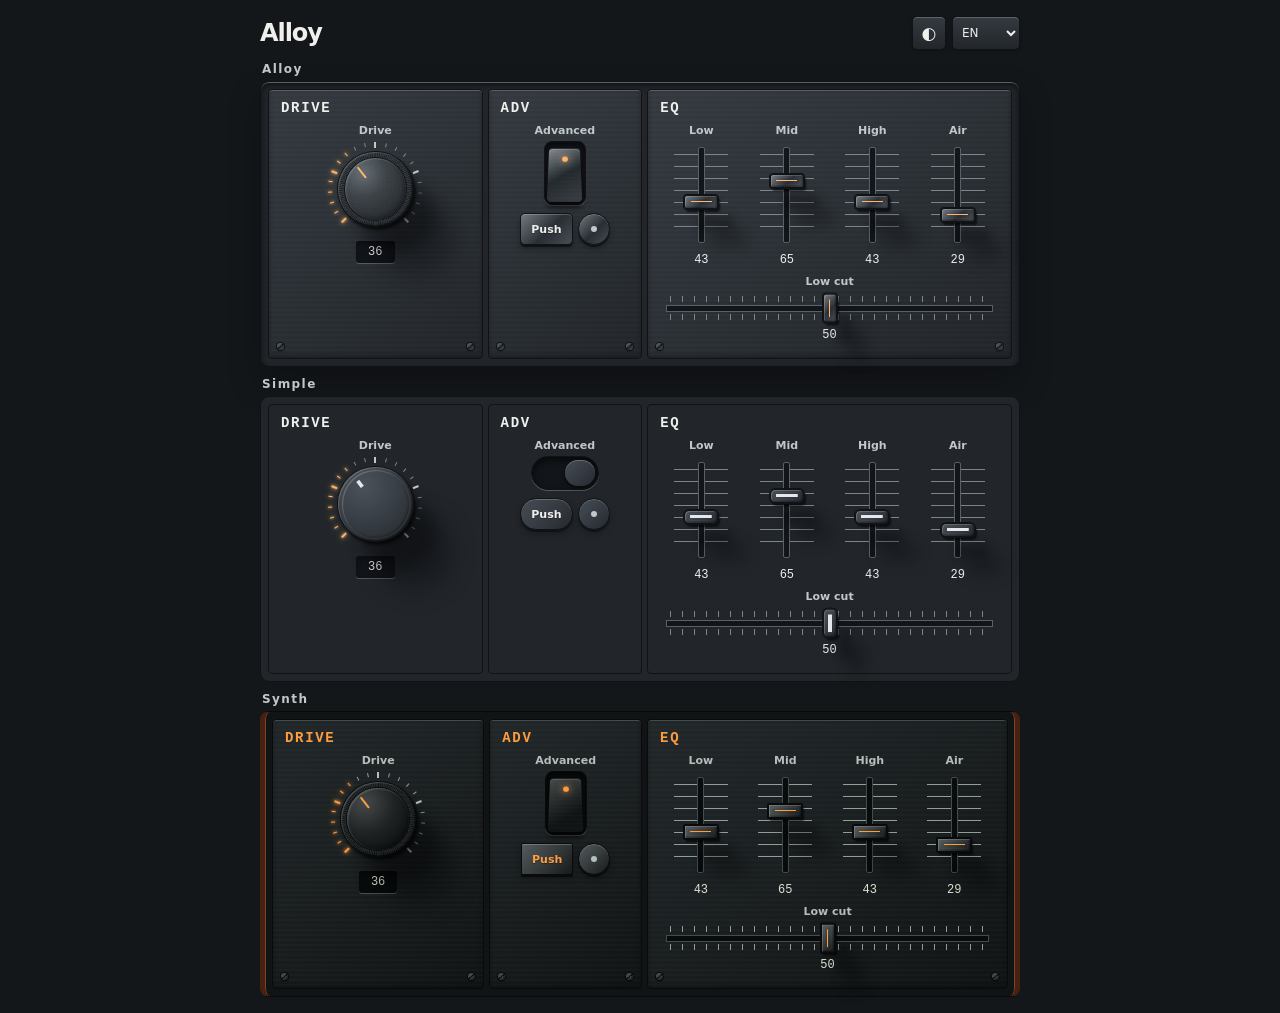
<file: ui/index.html>
<!doctype html>
<html lang="en" data-theme="black">
<head>
  <meta charset="utf-8">
  <meta name="viewport" content="width=device-width, initial-scale=1">
  <title>Alloy</title>
  <link rel="stylesheet" href="alloy.css">
  <link rel="stylesheet" href="demo.css">
  <script type="module" src="demo.js"></script>
</head>
<body>
  <main class="console">
    <header class="toolbar">
      <h1>Alloy</h1>
      <div class="tools">
        <button id="theme" class="icon" type="button">◐</button>
        <select id="language">
          <option value="en">EN</option>
          <option value="ja">日本語</option>
          <option value="zh-CN">简中</option>
        </select>
      </div>
    </header>
    <div id="racks">
      <section>
        <h2 class="variant-title" id="alloy-title"></h2>
        <div id="rack" class="rack" data-density="compact" aria-labelledby="alloy-title"></div>
      </section>
      <section id="simple">
        <h2 class="variant-title" id="simple-title"></h2>
        <div id="simple-rack" class="rack" data-density="compact" data-variant="simple" aria-labelledby="simple-title"></div>
      </section>
      <section id="synth">
        <h2 class="variant-title" id="synth-title">Synth</h2>
        <div id="synth-rack" class="rack" data-density="compact" data-variant="synth" aria-labelledby="synth-title"></div>
      </section>
    </div>
    <section id="sample-gallery" hidden>
      <select id="sample-design"></select>
      <iframe id="sample-preview" sandbox="allow-scripts"></iframe>
    </section>
    <p id="error" role="alert" hidden></p>
  </main>
</body>
</html>
</file>
<file: ui/alloy.css>
/* Hallmark · pre-emit critique: P5 H4 E4 S5 R5 V4 */
:root {
  color-scheme: dark;
  --ui: system-ui, sans-serif;
  --mono: "IBM Plex Mono", ui-monospace, monospace;
  --desk: #14171a;
  --chassis: #22262b;
  --panel-top: #343a40;
  --panel-bottom: #22262b;
  --rim: #596167;
  --edge: #101215;
  --text: #eff0ee;
  --muted: #c1c7ca;
  --mark: #7c858a;
  --accent: #ffb56c;
  --light: #ffffff38;
  --glint: #ffffff08;
  --shade: #00000048;
  --shadow: #000000a3;
  --well: #121519;
  --dial: radial-gradient(circle at 28% 24%, #656d73, #3c4247 38%, #1b1f23 100%);
  --cap: linear-gradient(135deg, #737b80, #383e43 44%, #292e34 55%, #464e54);
  --rocker: linear-gradient(150deg, #858d92, #3a4147 39%, #24292e 52%, #393f44);
}
:root[data-theme="white"] {
  color-scheme: light;
  --desk: #d4d8da;
  --chassis: #e3e6e6;
  --panel-top: #f5f6f5;
  --panel-bottom: #dce0e1;
  --rim: #fff;
  --edge: #8d9498;
  --text: #20262a;
  --muted: #424d53;
  --mark: #626c72;
  --accent: #9b3c05;
  --light: #ffffffa8;
  --glint: #ffffff24;
  --shade: #20262a34;
  --shadow: #20262a6e;
  --well: #a4acb0;
  --dial: radial-gradient(circle at 28% 24%, #fff, #e1e6e9 38%, #a4afb6 100%);
  --cap: linear-gradient(135deg, #fff, #d5dcdf 44%, #a6afb4 55%, #e2e7e9);
  --rocker: linear-gradient(150deg, #fff, #c6ced2 39%, #a8b2b6 52%, #e4e8e9);
}
alloy-knob, alloy-switch, alloy-fader { box-sizing: border-box; color: var(--text); font-family: var(--ui); display: grid; justify-items: center; gap: var(--alloy-gap, 7px); min-width: 0; margin: 0; align-content: start; }
alloy-knob label, alloy-switch > span, alloy-fader label {
  color: var(--muted);
  font-size: 11px;
  text-align: center;
  font-weight: 650;
}
alloy-knob output, alloy-fader output {
  font: 12px var(--mono);
  font-variant-numeric: tabular-nums;
  color: var(--text);
}
alloy-knob output {
  padding: 4px 12px;
  border-radius: 3px;
  background: var(--well);
  box-shadow: inset 0 2px 4px var(--shade), 0 1px var(--light);
}
alloy-knob .face {
  width: min(100%, var(--alloy-knob-size, var(--knob-size, 208px)));
  aspect-ratio: 1;
  position: relative;
  border-radius: 50%;
}
alloy-knob[data-size="small"] { --knob-size: 120px; }
alloy-knob[data-size="nano"] { --knob-size: 60px; }
alloy-knob input {
  position: absolute;
  inset: 0;
  width: 100%;
  height: 100%;
  margin: 0;
  opacity: 0;
  cursor: ns-resize;
  touch-action: none;
}
alloy-knob .ticks, alloy-knob .ticks i, alloy-knob .dial, alloy-knob .dial::before, alloy-knob .dial::after { position: absolute; }
alloy-knob .ticks { inset: 1%; border-radius: 50%; }
alloy-knob .ticks i { inset: 0; transform: rotate(var(--angle)); }
alloy-knob .ticks i::before {
  content: "";
  display: block;
  width: 1px;
  height: 4%;
  margin-inline: auto;
  background: var(--mark);
}
alloy-knob .ticks i:nth-child(5n + 1)::before { height: 6%; width: 2px; background: var(--muted); }
alloy-knob .ticks i.lit::before {
  background: var(--accent);
  box-shadow: 0 0 3px var(--accent), 0 0 6px var(--accent);
}
alloy-knob .dial {
  inset: 11%;
  border-radius: 50%;
  background: repeating-conic-gradient(from 0deg, var(--shade) 0 1deg, var(--glint) 1.5deg 3deg);
  box-shadow:
    inset 1px 1px 1px var(--light),
    inset -1px -1px 2px var(--shadow),
    0 0 0 1px var(--edge),
    2px 3px 3px 1px var(--shadow),
    21px 27px 14px 1px var(--shade),
    39px 48px 24px 2px var(--shade);
}
alloy-knob .dial::before {
  content: "";
  inset: 9%;
  border-radius: inherit;
  background: repeating-radial-gradient(circle, transparent 0 .8px, var(--glint) 1px, transparent 1.6px), var(--dial);
  box-shadow: inset 1px 1px 2px var(--light), inset -2px -2px 4px var(--shade), 0 0 0 1px var(--well);
}
alloy-knob .dial::after {
  content: "";
  inset: 0;
  border-radius: inherit;
  background: linear-gradient(var(--accent), var(--accent)) center 14% / 3% 18% no-repeat;
  transform: rotate(calc(-135deg + var(--level, .5) * 270deg));
}
alloy-switch .rocker {
  position: relative;
  width: min(100%, var(--alloy-switch-width, 58px));
  height: var(--alloy-switch-height, 112px);
  padding: 3.5px;
  border-radius: 8px;
  border: 1px solid var(--edge);
  background: var(--well);
  box-shadow: inset 0 3px 7px var(--shadow), 0 1px var(--light);
  cursor: pointer;
  perspective: 110px;
}
alloy-switch .rocker span {
  display: block;
  width: 100%;
  height: 100%;
  border-radius: 4px;
  background: repeating-linear-gradient(0deg, transparent 0 3px, var(--glint) 4px), var(--rocker);
  transform: rotateX(-16deg);
  box-shadow: inset 0 1px var(--light), 0 5px 5px var(--shadow);
  transition: transform 130ms ease;
}
alloy-switch .rocker[aria-checked="true"] span { transform: rotateX(16deg); }
alloy-switch .rocker span::after {
  content: "";
  position: absolute;
  top: 16%;
  left: calc(50% - 3px);
  width: 6px;
  height: 6px;
  border-radius: 50%;
  background: var(--well);
  box-shadow: inset 0 1px 2px var(--shadow);
}
alloy-switch .rocker[aria-checked="true"] span::after { background: var(--accent); box-shadow: 0 0 8px var(--accent); }
alloy-switch .rocker:hover span { filter: brightness(1.12); }
alloy-fader .face { position: relative; display: grid; place-items: center; width: 100%; }
alloy-fader[data-axis="vertical"] .face { height: var(--alloy-fader-height, 150px); max-width: 60px; }
alloy-fader[data-axis="vertical"] .face::after {
  content: "";
  position: absolute;
  inset: 6px 0;
  width: 7px;
  margin-inline: auto;
  border: 1px solid var(--rim);
  border-radius: 2px;
  box-sizing: border-box;
  background: var(--well);
  pointer-events: none;
}
alloy-fader .face::before {
  content: "";
  position: absolute;
  inset: 13px 3px;
  background: repeating-linear-gradient(to bottom, var(--mark) 0 1px, transparent 1px 12px);
  pointer-events: none;
}
alloy-fader input {
  position: absolute;
  inset: 0;
  width: 100%;
  height: 100%;
  margin: 0;
  opacity: 0;
  pointer-events: none;
}
alloy-fader[data-axis="vertical"] input {
  writing-mode: vertical-lr;
  direction: rtl;
}
alloy-fader:not([data-axis="vertical"]) .face {
  height: 32px;
  background: linear-gradient(var(--well), var(--well)) center / calc(100% - 14px) 5px no-repeat,
              linear-gradient(var(--rim), var(--rim)) center / calc(100% - 12px) 7px no-repeat;
}
alloy-fader .fader-thumb {
  --grip-width: 14px;
  --grip-height: 29px;
  position: absolute;
  z-index: 1;
  box-sizing: border-box;
  width: var(--grip-width);
  height: var(--grip-height);
  top: 50%;
  left: calc(var(--level) * (100% - var(--grip-width)));
  transform: translateY(-50%);
  border: 1px solid var(--edge);
  border-radius: 3px;
  background: linear-gradient(var(--accent), var(--accent)) center / 1px 65% no-repeat, var(--cap);
  box-shadow:
    inset 1px 1px 1px var(--light),
    inset -1px -1px 2px var(--shade),
    0 0 0 1px var(--edge),
    2px 3px 2px var(--shadow),
    15px 21px 10px var(--shade),
    27px 36px 16px 1px var(--shade);
  cursor: grab;
  touch-action: none;
}
alloy-fader[data-axis="vertical"] .fader-thumb {
  --grip-width: min(100%, 34px);
  --grip-height: 14px;
  top: auto;
  bottom: calc(var(--level) * (100% - var(--grip-height)));
  left: 50%;
  transform: translateX(-50%);
  background-size: 67% 1px, auto;
}
alloy-fader .fader-thumb:hover { border-color: var(--mark); }
alloy-fader .fader-thumb:active { cursor: grabbing; }
alloy-fader[data-axis="horizontal"] .face::before {
  inset: 4px 10px;
  background: repeating-linear-gradient(to right, var(--mark) 0 1px, transparent 1px 12px);
  mask-image: linear-gradient(to bottom, black 0 6px, transparent 6px 18px, black 18px);
  -webkit-mask-image: linear-gradient(to bottom, black 0 6px, transparent 6px 18px, black 18px);
}
alloy-switch .rocker:focus-visible, alloy-knob .face:has(input:focus-visible), alloy-fader .face:has(input:focus-visible) { outline: 2px solid var(--accent); outline-offset: 3px; }
@media (prefers-reduced-motion: reduce) {
  alloy-switch .rocker span { transition: none; }
}

/* Apply to a control or to a container of controls. */
[data-density="compact"] {
  --alloy-gap: 4px;
  --alloy-switch-width: 42px;
  --alloy-switch-height: 64px;
  --alloy-fader-height: 108px;
}
[data-density="compact"] alloy-knob:not([data-size]),
alloy-knob[data-density="compact"]:not([data-size]) {
  --knob-size: 96px;
}
:is(alloy-knob, alloy-fader)[data-readout="hidden"] output { display: none; }
:is(alloy-knob, alloy-fader)[data-label="hidden"] label,
alloy-switch[data-label="hidden"] > span {
  position: absolute;
  inline-size: 1px;
  block-size: 1px;
  overflow: hidden;
  clip-path: inset(50%);
  white-space: nowrap;
}

/* Smooth surfaces and neutral indicators from the original samples. */
[data-variant="simple"] {
  --sample-face: radial-gradient(circle at 34% 26%, #4b525a, #3c4249 38%, #22262c 100%);
  --sample-grip: linear-gradient(135deg, #464d55, #353a42 55%, #24282e);
  --sample-indicator: #e4e8ec;
}
:root[data-theme="white"] [data-variant="simple"] {
  --sample-face: radial-gradient(circle at 34% 26%, #fafbfc, #e2e6e9 55%, #b7c0c8);
  --sample-grip: linear-gradient(135deg, #fafbfc, #e2e7eb 55%, #b4bec7);
  --sample-indicator: #525d68;
}
[data-variant="simple"] alloy-knob .dial {
  background: var(--sample-face);
}
[data-variant="simple"] alloy-knob .dial::before {
  inset: 5%;
  background: none;
  box-shadow: inset 1px 1px 1px var(--light), inset -1px -1px 2px var(--shade), 0 0 0 1px var(--glint);
}
[data-variant="simple"] alloy-knob .dial::after {
  background: linear-gradient(var(--sample-indicator), var(--sample-indicator)) center 12% / 5% 10% no-repeat;
}
[data-variant="simple"] alloy-switch .rocker {
  width: min(100%, 68px);
  height: 34px;
  padding: 3px;
  border-radius: 999px;
}
[data-variant="simple"] alloy-switch .rocker span {
  width: 50%;
  border-radius: 999px;
  background: var(--sample-grip);
  box-shadow: inset 0 1px var(--light), 0 2px 4px var(--shadow);
  transform: none;
}
[data-variant="simple"] alloy-switch .rocker[aria-checked="true"] span {
  transform: translateX(100%);
}
[data-variant="simple"] alloy-switch .rocker span::after { content: none; }
[data-variant="simple"] alloy-fader .fader-thumb {
  border-radius: 5px;
  background: linear-gradient(var(--sample-indicator), var(--sample-indicator)) center / 4px 65% no-repeat, var(--sample-grip);
}
[data-variant="simple"] alloy-fader[data-axis="vertical"] .fader-thumb {
  background-size: 68% 3px, auto;
}

[data-variant="synth"] {
  --panel-top: #22282a;
  --panel-bottom: #111415;
  --edge: #080a0b;
  --rim: #444b4d;
  --well: #090c0c;
  --text: #e1e2d3;
  --muted: #b4bfba;
  --mark: #909d99;
  --accent: #ff9c40;
  --dial: radial-gradient(circle at 28% 24%, #45494a, #202425 45%, #070808);
  --cap: linear-gradient(135deg, #555c5e, #171a1b);
  --rocker: linear-gradient(150deg, #454a4b, #111414 70%);
  --wood: #472111;
  --wood-edge: #7a4521;
}
:root[data-theme="white"] [data-variant="synth"] {
  --panel-top: #f1efe7;
  --panel-bottom: #d8d8cf;
  --edge: #827e70;
  --rim: #fffdf4;
  --well: #adb3ad;
  --text: #1d2524;
  --muted: #46534e;
  --mark: #616d67;
  --accent: #a24800;
  --dial: radial-gradient(circle at 28% 24%, #fbfaf5, #d3d7d1 45%, #9ca6a2);
  --cap: linear-gradient(135deg, #f5f2e8, #aeb5ae);
  --rocker: linear-gradient(150deg, #fbf9ee, #aab2ab 70%);
}
[data-variant="synth"] alloy-knob .dial::before { background: var(--dial); }
[data-variant="synth"] alloy-fader .fader-thumb { border-radius: 1px; }

alloy-push-button {
  display: grid;
  justify-items: center;
}
alloy-push-button button {
  box-sizing: border-box;
  min-height: 32px;
  max-width: 100%;
  padding: 3px 10px;
  border: 1px solid var(--edge);
  border-radius: 5px;
  background: var(--cap);
  color: var(--text);
  font: 650 11px var(--ui);
  text-shadow: 0 1px var(--shade);
  box-shadow: inset 0 1px var(--light), 0 2px 0 var(--edge), 0 4px 6px var(--shade);
  cursor: pointer;
}
alloy-push-button button:hover { border-color: var(--mark); }
alloy-push-button button:focus-visible { outline: 2px solid var(--accent); outline-offset: 3px; }
alloy-push-button button:active {
  transform: translateY(2px);
  box-shadow: inset 0 2px 4px var(--shade);
}
[data-variant="simple"] alloy-push-button button {
  border-radius: 999px;
  background: var(--sample-grip);
}
[data-variant="synth"] alloy-push-button button {
  border-radius: 2px;
  color: var(--accent);
}

alloy-push-button[data-shape="round"] button {
  width: 32px;
  height: 32px;
  padding: 0;
  border-radius: 50%;
}
alloy-push-button[data-shape="round"] button::before {
  content: "";
  display: block;
  width: 6px;
  height: 6px;
  margin: auto;
  border-radius: 50%;
  background: var(--muted);
}
alloy-push-button[data-shape="round"] button:active::before {
  background: var(--accent);
}

/* A fixed bevel catches light without moving the grip or its hit target. */
alloy-fader .fader-thumb::before {
  content: "";
  position: absolute;
  inset: 2px;
  border: 1px solid var(--glint);
  border-radius: inherit;
  pointer-events: none;
}
alloy-fader .fader-thumb:hover::before,
alloy-knob .face:hover .dial::before {
  outline: 1px solid var(--glint);
  outline-offset: -2px;
}
</file>
<file: ui/demo.css>
* { box-sizing: border-box; }
html, body { margin: 0; min-height: 100%; overflow-x: clip; }
body { background: var(--desk); color: var(--text); font-family: var(--ui); }
[hidden] { display: none !important; }
.console { width: min(100% - 32px, 760px); margin: 16px auto; }
.toolbar, .module > header { display: flex; align-items: center; justify-content: space-between; gap: 8px; }
.toolbar { margin-bottom: 12px; }
h1 { margin: 0; font-size: 24px; font-weight: 680; letter-spacing: -.045em; }
.tools { display: flex; gap: 6px; }
button, select { font: inherit; color: inherit; }
.icon, select {
  background: linear-gradient(var(--panel-top), var(--panel-bottom));
  border: 1px solid var(--edge);
  border-radius: 5px;
  min-height: 34px;
  box-shadow: inset 0 1px var(--light), 0 1px 3px var(--shade);
}
.icon { min-width: 34px; font-size: 17px; cursor: pointer; }
select { font-size: 12px; padding: 0 5px; }
.icon:hover { background: var(--panel-top); }
.icon:active, .icon[aria-pressed="true"] { box-shadow: inset 0 2px 5px var(--shade); }
button:disabled { opacity: .5; cursor: wait; }
.tools :focus-visible { outline: 2px solid var(--accent); outline-offset: 3px; }
.rack {
  display: grid;
  grid-template-columns: minmax(112px, 1fr) minmax(94px, .72fr) minmax(200px, 1.7fr);
  gap: 5px;
  padding: 7px;
  border: 1px solid var(--edge);
  border-radius: 9px;
  background: var(--chassis);
  box-shadow: inset 0 1px var(--rim), inset 0 3px 7px var(--shadow), 0 16px 32px var(--shade);
}
.module {
  position: relative;
  min-width: 0;
  min-height: 0;
  padding: 8px 12px 16px;
  border: 1px solid var(--edge);
  border-radius: 4px;
  background:
    repeating-linear-gradient(0deg, transparent 0 2px, var(--glint) 3px, transparent 4px 5px),
    linear-gradient(145deg, var(--panel-top), var(--panel-bottom));
  box-shadow: inset 0 1px var(--rim), inset 0 -3px 5px var(--shade);
}
.module::before, .module::after {
  content: "";
  position: absolute;
  bottom: 8px;
  width: 7px;
  height: 7px;
  border-radius: 50%;
  background: linear-gradient(140deg, transparent 44%, var(--well) 45% 55%, transparent 56%), var(--cap);
  box-shadow: 0 0 0 1px var(--edge), 0 1px 2px var(--shadow);
}
.module::before { left: 8px; }
.module::after { right: 8px; }
.module > header { min-height: 20px; margin-bottom: 6px; }
h2 { margin: 0; font: 650 14px var(--mono); letter-spacing: .12em; }
.rack:has(.module:only-child) { grid-template-columns: minmax(0, 1fr); }
.bank { display: grid; grid-template-columns: repeat(4, minmax(0, 1fr)); gap: 3px; }
.bank + alloy-fader { margin-top: 8px; }
#error { color: var(--accent); font-size: 13px; }
@media (max-width: 480px) {
  .rack { grid-template-columns: repeat(2, minmax(0, 1fr)); }
  .module[data-panel="eq"] { grid-column: 1 / -1; }
}
@media (max-width: 450px) {
  .console { margin-block: 12px; }
  .module { min-height: 0; padding-inline: 10px; }
  .rack { --alloy-knob-size: 76px; --alloy-fader-height: 80px; }
}

#sample-gallery {
  display: grid;
  gap: 8px;
  justify-items: start;
}
#sample-preview {
  width: 100%;
  height: max(370px, calc(100dvh - 128px));
  border: 1px solid var(--edge);
  border-radius: 5px;
}

#racks { display: grid; gap: 10px; }
.variant-title {
  margin: 0 0 5px 2px;
  color: var(--muted);
  font: 650 12px var(--ui);
}
.rack[data-variant="simple"], .rack[data-variant="simple"] .module {
  background: var(--panel-bottom);
  box-shadow: none;
}
.rack[data-variant="simple"] .module::before,
.rack[data-variant="simple"] .module::after { content: none; }
.rack[data-variant="synth"] {
  background: var(--panel-bottom);
  border-inline: 5px solid var(--wood);
  box-shadow: inset 1px 0 var(--wood-edge), inset -1px 0 var(--wood-edge);
}
.rack[data-variant="synth"] h2 { color: var(--accent); }

.push-buttons { display: flex; flex-wrap: wrap; justify-content: center; gap: 5px; margin-block-start: 8px; }
</file>
